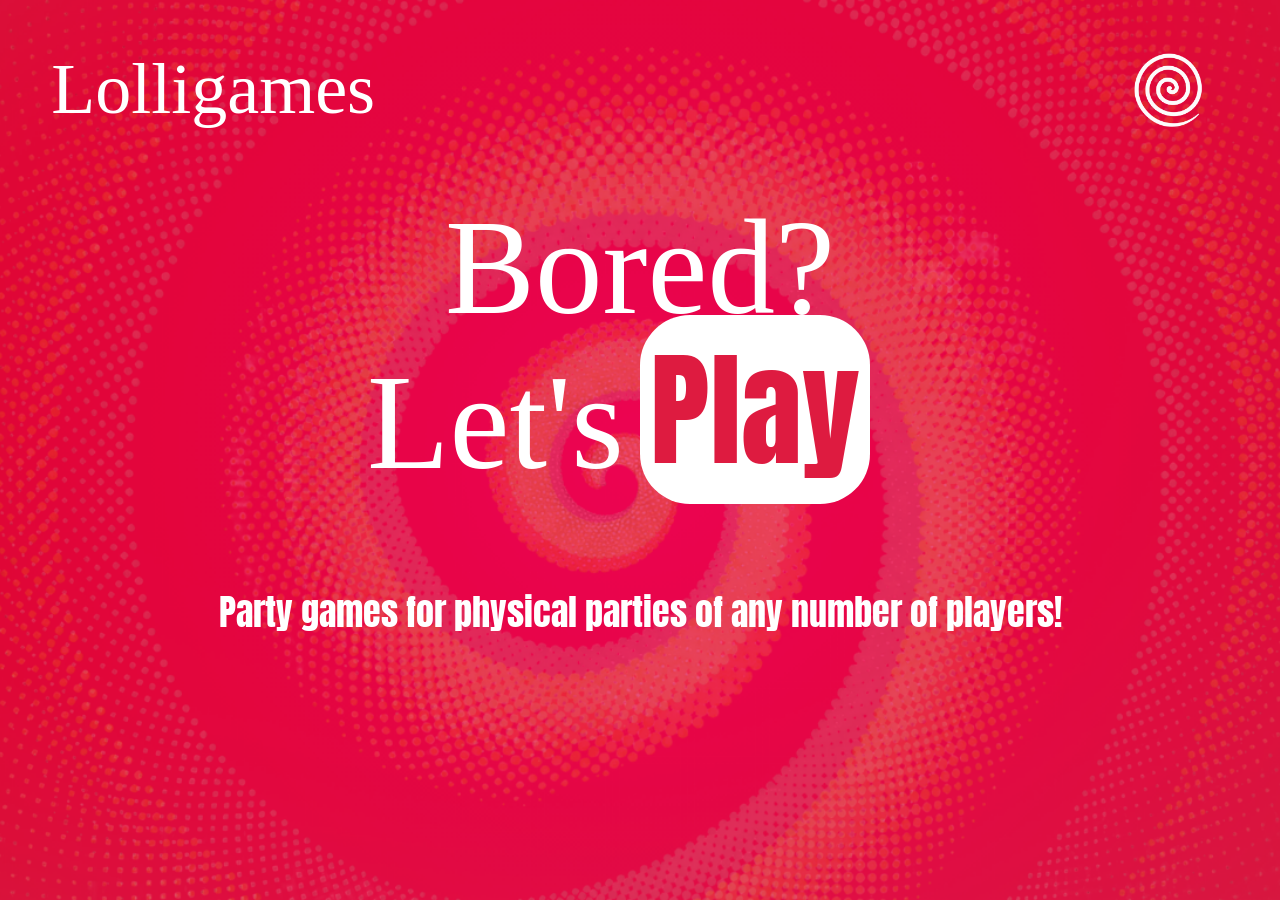
<file: index.html>
<!DOCTYPE html>
<html lang="en">
<head>
    <meta charset="UTF-8">
    <meta name="viewport" content="width=device-width, initial-scale=1.0">
    <title>Lolligames</title>
    <link rel="icon" href="images/Red icon.png">
    <link rel="stylesheet" href="style.css">
    <link rel="preconnect" href="https://fonts.googleapis.com">
    <link rel="preconnect" href="https://fonts.gstatic.com" crossorigin>
    <link href="https://fonts.googleapis.com/css2?family=Anton&family=Chewy&display=swap" rel="stylesheet">
    
</head>
<body>
    <div class="home">
        <h1 class="title">Lolligames</h1>
        <img src="images/White icon.png" alt="White icon" class="icon">
        <h2 class="bored">Bored? <br> <span class="lets">Let's</span></h2>
        <span class="play-span"></span><p class="play">Play</p>
        <p class="description">Party games for physical parties of any number of players!</p>
    </div>
</body>
</html>
</file>
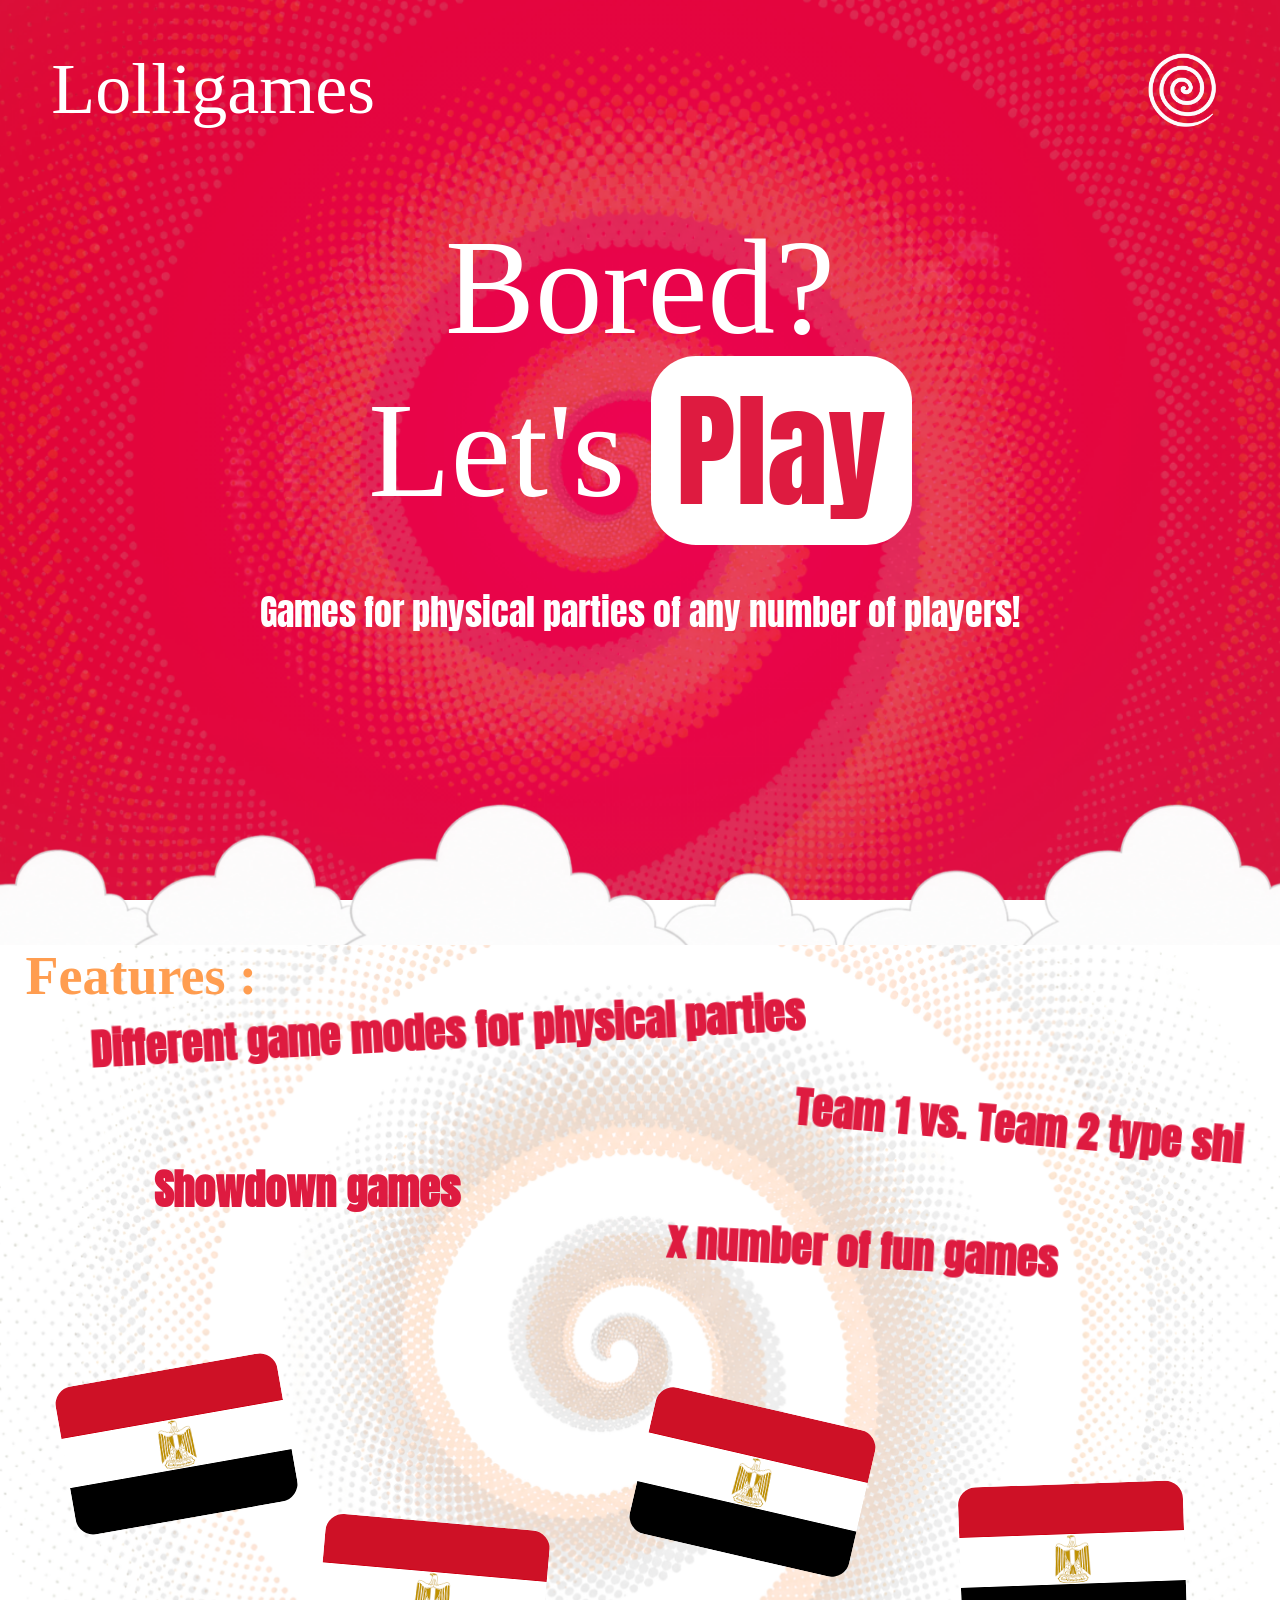
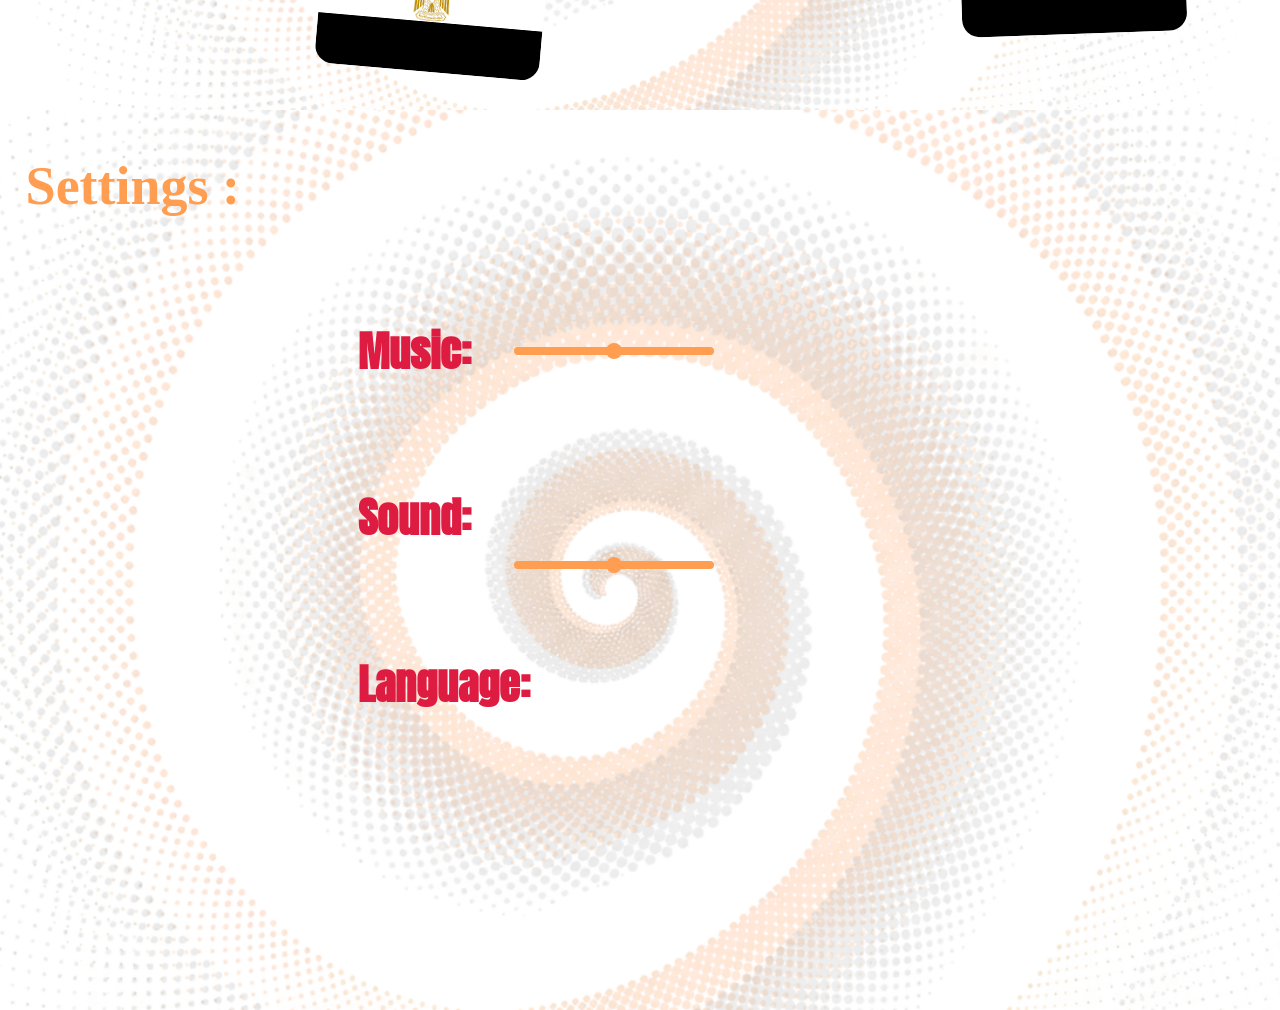
<file: website/index.html>
<!DOCTYPE html>
<html lang="en">
<head>
    <meta charset="UTF-8">
    <meta name="viewport" content="width=device-width, initial-scale=1.0">
    <title>Lolligames</title>
    <link rel="icon" href="images/Red icon.png">
    <link rel="stylesheet" href="style.css">
    <link rel="preconnect" href="https://fonts.googleapis.com">
    <link rel="preconnect" href="https://fonts.gstatic.com" crossorigin>
    <link href="https://fonts.googleapis.com/css2?family=Anton&family=Chewy&display=swap" rel="stylesheet">
    
</head>
<body>
    <div class="home">
        <h1 class="title">Lolligames</h1>
        <div class="iconlist"><img src="./images/White icon.png" alt="White icon" class="icon">
        <ul class="dropdown">
            <li class="dropdownitem"><a href="games_menu.html">Games</a></li>
            <li class ="dropdownitem"><a href="#section3">Settings</a></li>
            <li class="dropdownitem"><a href="about_devs.html">About devs</li></a></li>
            <li class="dropdownitem"><a href="tournaments.html">Tournaments</a></li>
        </ul>
        </div>
        <h2 class="bored">Bored?</h2><br>
        <h2 class="lets">Let's</h2>
        <span class="play-span"></span><p class="play"><a href="modes.html">Play</a></p>
        <p class="description">Games for physical parties of any number of players!</p>
    </div>
    <div class="scrollable">
        <img src="./images/clouds3.png" alt="Clouds" class="clouds">
        <h2 class="about">Features :</h2>
        <div class="features">
            <h3 class="feature1">Different game modes for physical parties</h3>
            <h3 class="feature2">Team 1 vs. Team 2 type shi</h3>
            <h3 class="feature3">Showdown games</h3>
            <h3 class="feature4">x number of fun games</h3>
        </div>
        <div class="images">
            <img src="./images/eg.png" alt="image1" class="image1">
            <img src="./images/eg.png" alt="image2" class="image2">
            <img src="./images/eg.png" alt="image3" class="image3">
            <img src="./images/eg.png" alt="image4" class="image4">
        </div>
    </div>
    <div class="scrollable2" id="section3">
        <h2 class="settings">Settings :</h2>
        <div class="options">
            <h3 class="music">Music:</h3>
            <h3 class="sound">Sound:</h3>
            <h3 class="language">Language:</h3>
            <div class="sliders">
                <input type="range" class="music_sl" min="0" max="100" value="50">
                <input type="range" class="sound_sl" min="0" max="100" value="50">
            </div>
        </div>
    </div>

</body>
</html>
</file>
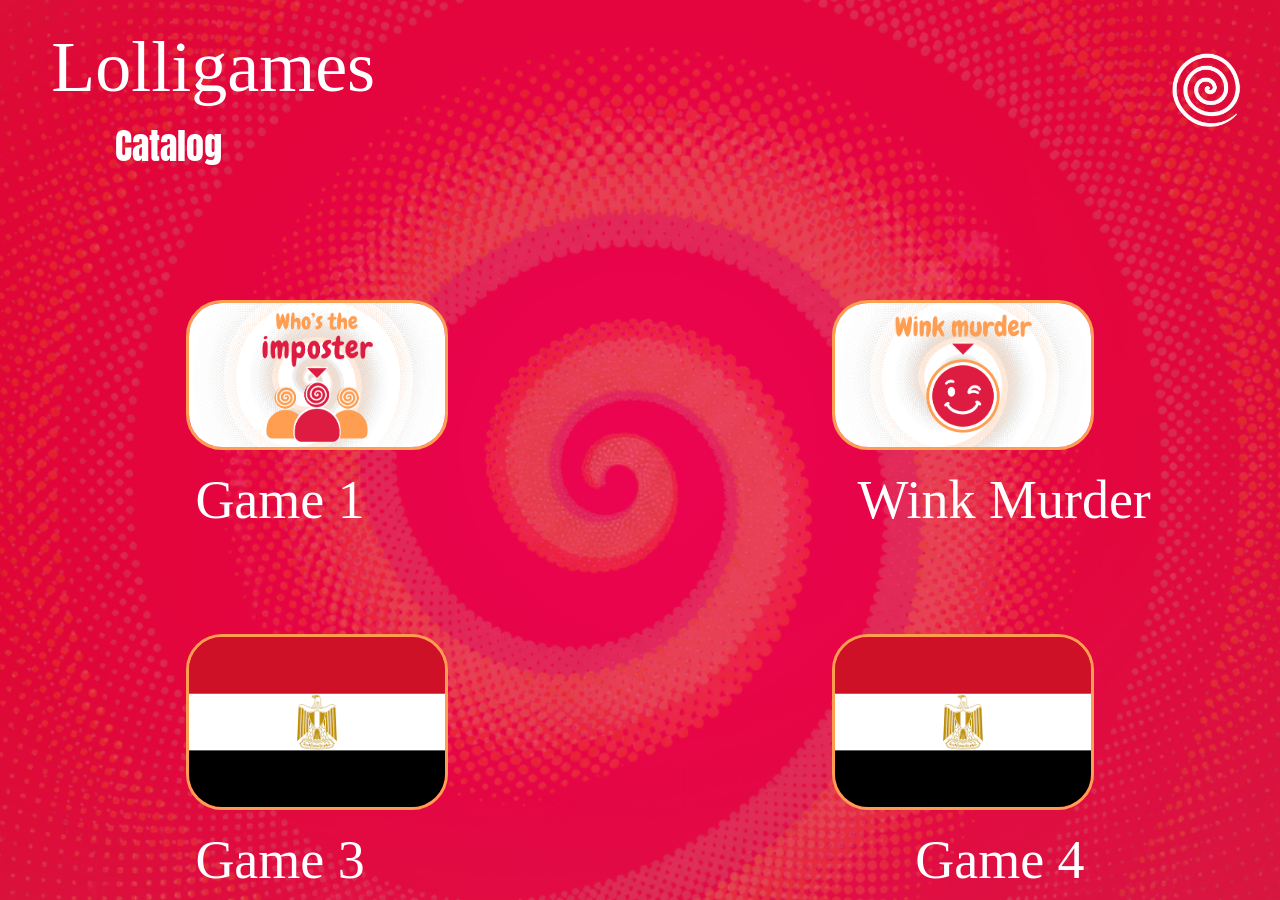
<file: website/games_menu.html>
<!DOCTYPE html>
<html lang="en">
<head>
    <meta charset="UTF-8">
    <meta name="viewport" content="width=device-width, initial-scale=1.0">
    <title>Lolligames</title>
    <link rel="icon" href="images/Red icon.png">
    <link rel="stylesheet" href="games_menu.css">
    <link rel="preconnect" href="https://fonts.googleapis.com">
    <link rel="preconnect" href="https://fonts.gstatic.com" crossorigin>
    <link href="https://fonts.googleapis.com/css2?family=Anton&family=Chewy&display=swap" rel="stylesheet">
</head>
<body>
    <div class="home">
        <a href="index.html"><h1 class="title">Lolligames</h1></a>
        <h1 class="title2">Catalog</h1>
        <div class="iconlist"><img src="./images/White icon.png" alt="White icon" class="icon">
        </div>
        <div class="gamemodes">
            <a href="who's the imposter/page1.html"><img src="./images/games/who's the imposter.png" alt="Who's the imposter" class="game1"></a>
            <a href="wink murder/wink murder.html"><img src="./images/games/Wink murder.png" alt="Wink murder" class="game2"></a>
            <img src="./images/eg.png" alt="game3" class="game3">
            <img src="./images/eg.png" alt="game4" class="game4">
        </div>
        <div class="names">
            <h3 class="name1">Game 1</h3>
            <h3 class="name2">Wink Murder</h3>
            <h3 class="name3">Game 3</h3>
            <h3 class="name4">Game 4</h3>
        </div>
    </div>
</body>
</html>
</file>
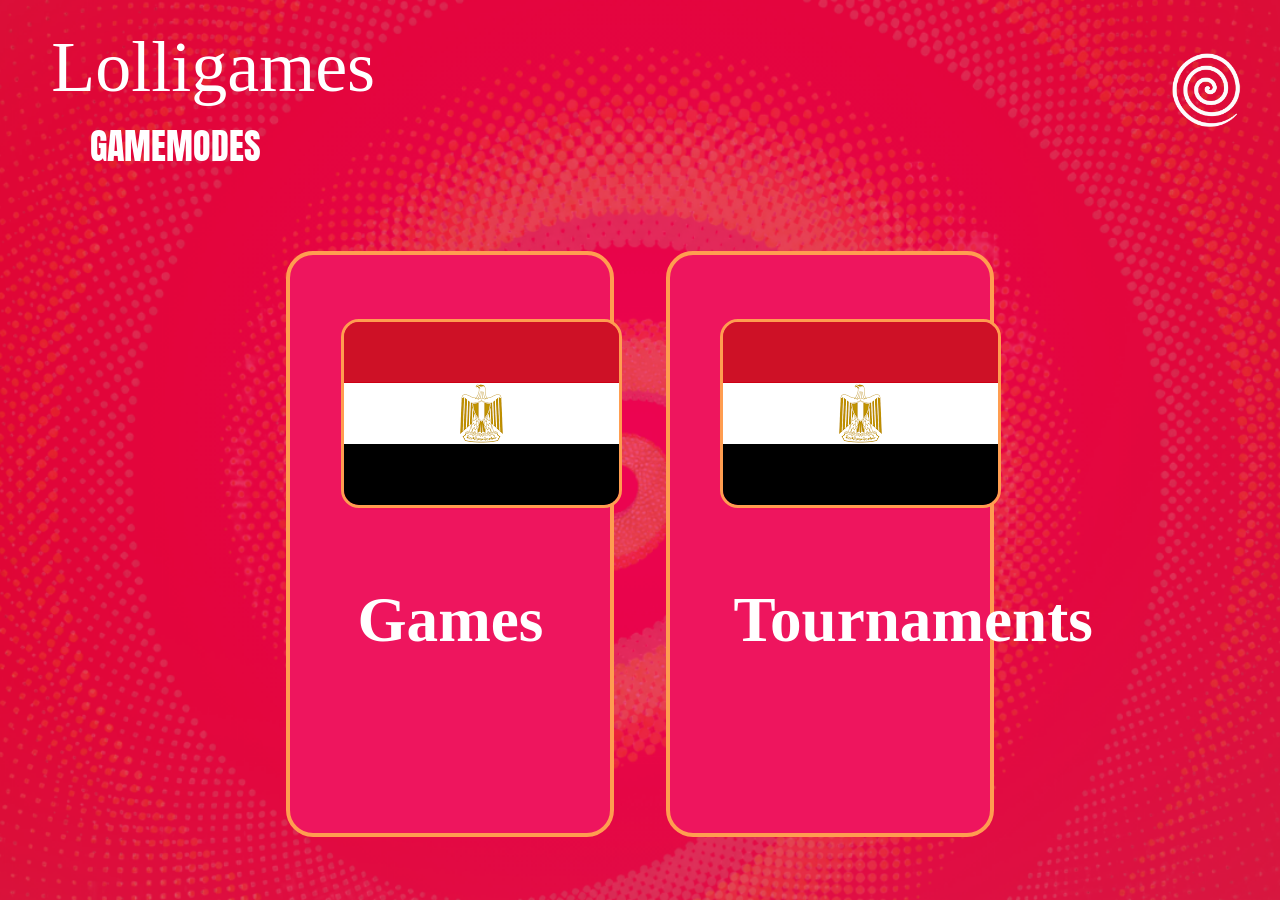
<file: website/modes.html>
<!DOCTYPE html>
<html lang="en">
<head>
    <meta charset="UTF-8">
    <meta name="viewport" content="width=device-width, initial-scale=1.0">
    <title>Lolligames</title>
    <link rel="icon" href="images/Red icon.png">
    <link rel="stylesheet" href="modes.css">
    <link rel="preconnect" href="https://fonts.googleapis.com">
    <link rel="preconnect" href="https://fonts.gstatic.com" crossorigin>
    <link href="https://fonts.googleapis.com/css2?family=Anton&family=Chewy&display=swap" rel="stylesheet">
</head>
<body>
    <div class="home">
        <a href="index.html"><h1 class="title">Lolligames</h1></a>
        <h1 class="title2">GAMEMODES</h1>
        <div class="iconlist"><img src="./images/White icon.png" alt="White icon" class="icon">
        </div>
        <div class="modes">
            <a href="games_menu.html"><div class="ga">
                <img src="./images/eg.png" alt="mode1" class="mode1">
                <h3 class="games">Games</h3>
            </div></a>
            <a href="tournaments.html"><div class="tou">
                <img src="./images/eg.png" alt="mode2" class="mode2">
                <h3 class="tournaments">Tournaments</h3>
            </div></a>
        </div>
    </div>
</body>
</html>
</file>
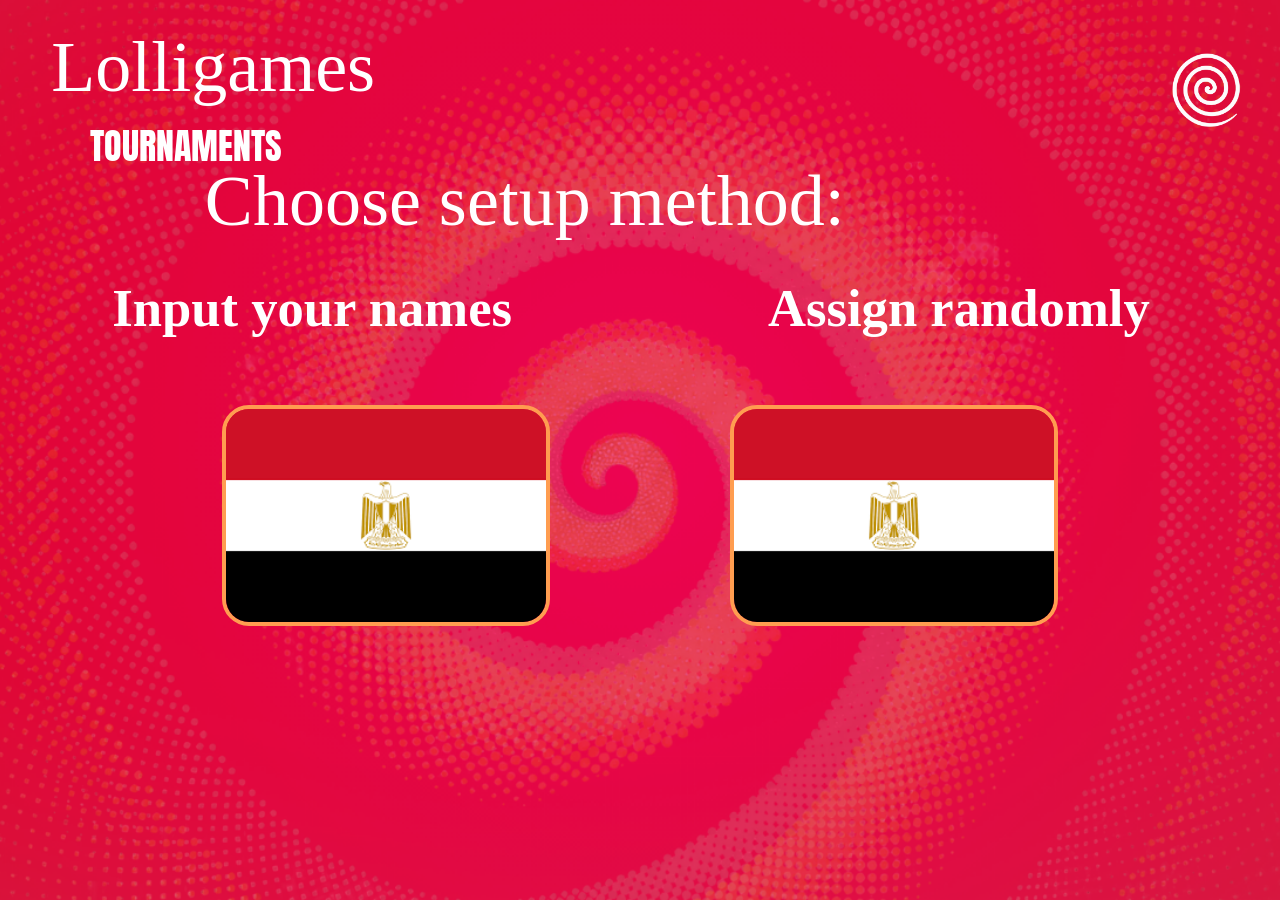
<file: website/teams_setup.html>
<!DOCTYPE html>
<html lang="en">
<head>
    <meta charset="UTF-8">
    <meta name="viewport" content="width=device-width, initial-scale=1.0">
    <title>Lollipop</title>
    <link rel="icon" href="images/Red icon.png">
    <link rel="stylesheet" href="teams_setup.css">
    <link rel="preconnect" href="https://fonts.googleapis.com">
    <link rel="preconnect" href="https://fonts.gstatic.com" crossorigin>
    <link href="https://fonts.googleapis.com/css2?family=Anton&family=Chewy&display=swap" rel="stylesheet">
</head>
<body>
    <div class="home">
        <a href="index.html"><h1 class="title">Lolligames</h1></a>
        <h1 class="title2">TOURNAMENTS</h1>
        <div class="iconlist"><img src="images/White icon.png" alt="White icon" class="icon">
        </div>
        <div class="setup">
            <h3 class="choose">Choose setup method:</h3>
            <div class="text">
                <h3 class="names">Input your names</h3>
                <h3 class="random">Assign randomly</h3>
            </div>
            <div class="images">
                <img src="images/eg.png" alt="image1" class="image1">
                <img src="images/eg.png" alt="image2" class="image2">
            </div>
        </div>
    </div>
</body>
</html>
</file>
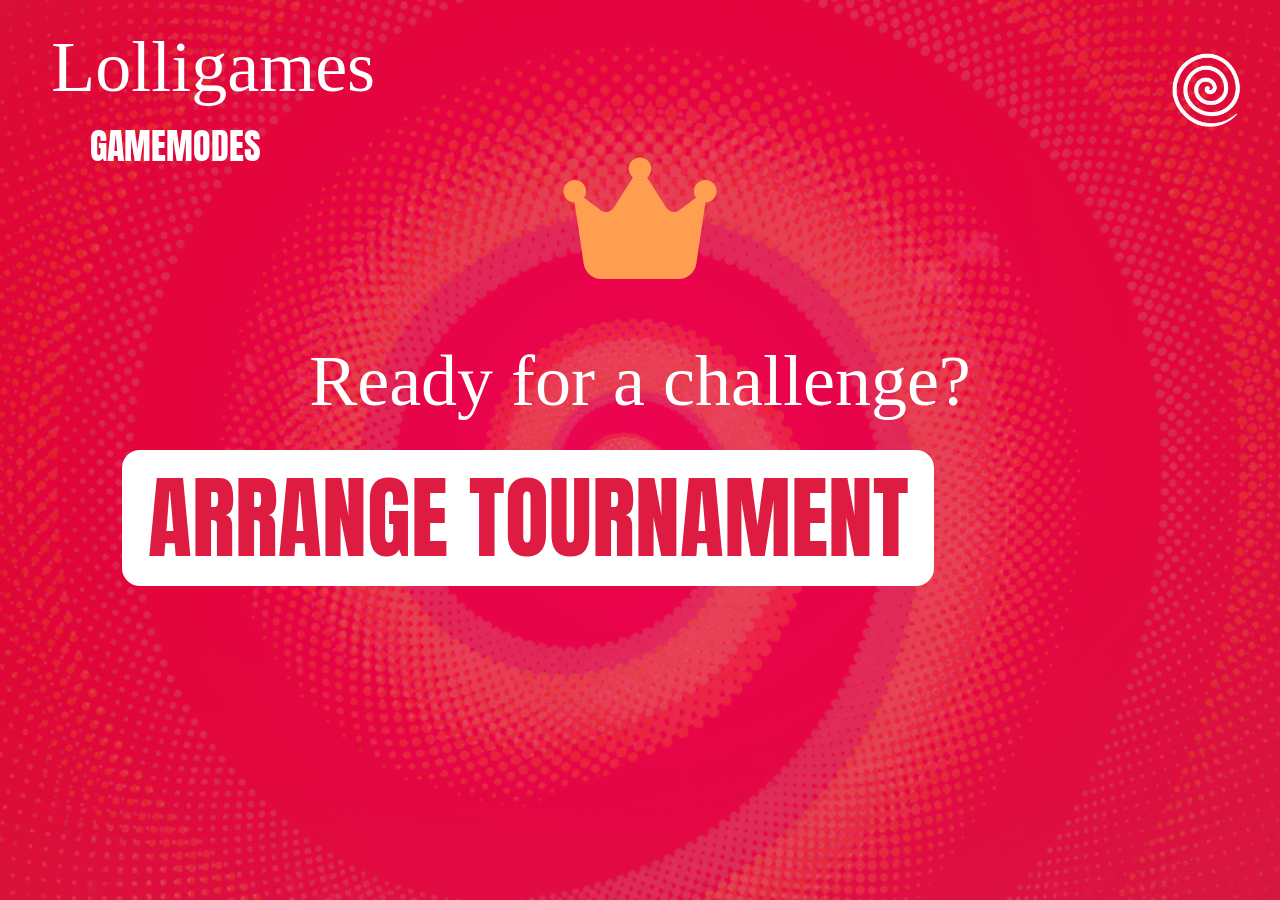
<file: website/tournaments.html>
<!DOCTYPE html>
<html lang="en">
<head>
    <meta charset="UTF-8">
    <meta name="viewport" content="width=device-width, initial-scale=1.0">
    <title>Lolligames</title>
    <link rel="icon" href="images/Red icon.png">
    <link rel="stylesheet" href="tournaments.css">
    <link rel="preconnect" href="https://fonts.googleapis.com">
    <link rel="preconnect" href="https://fonts.gstatic.com" crossorigin>
    <link href="https://fonts.googleapis.com/css2?family=Anton&family=Chewy&display=swap" rel="stylesheet">
</head>
<body>
    <div class="home">
        <a href="index.html"><h1 class="title">Lolligames</h1></a>
        <h1 class="title2">GAMEMODES</h1>
        <div class="iconlist"><img src="./images/White icon.png" alt="White icon" class="icon">
        </div>
        <img src="./images/crown.svg" class="crown">
        <h3 class="question">Ready for a challenge?</h3>
        <div class="start">
            <span class="button-span"></span><p class="button"><a href="teams_setup.html">ARRANGE TOURNAMENT</a></p>
        </div>
    </div>
</body>
</html>
</file>
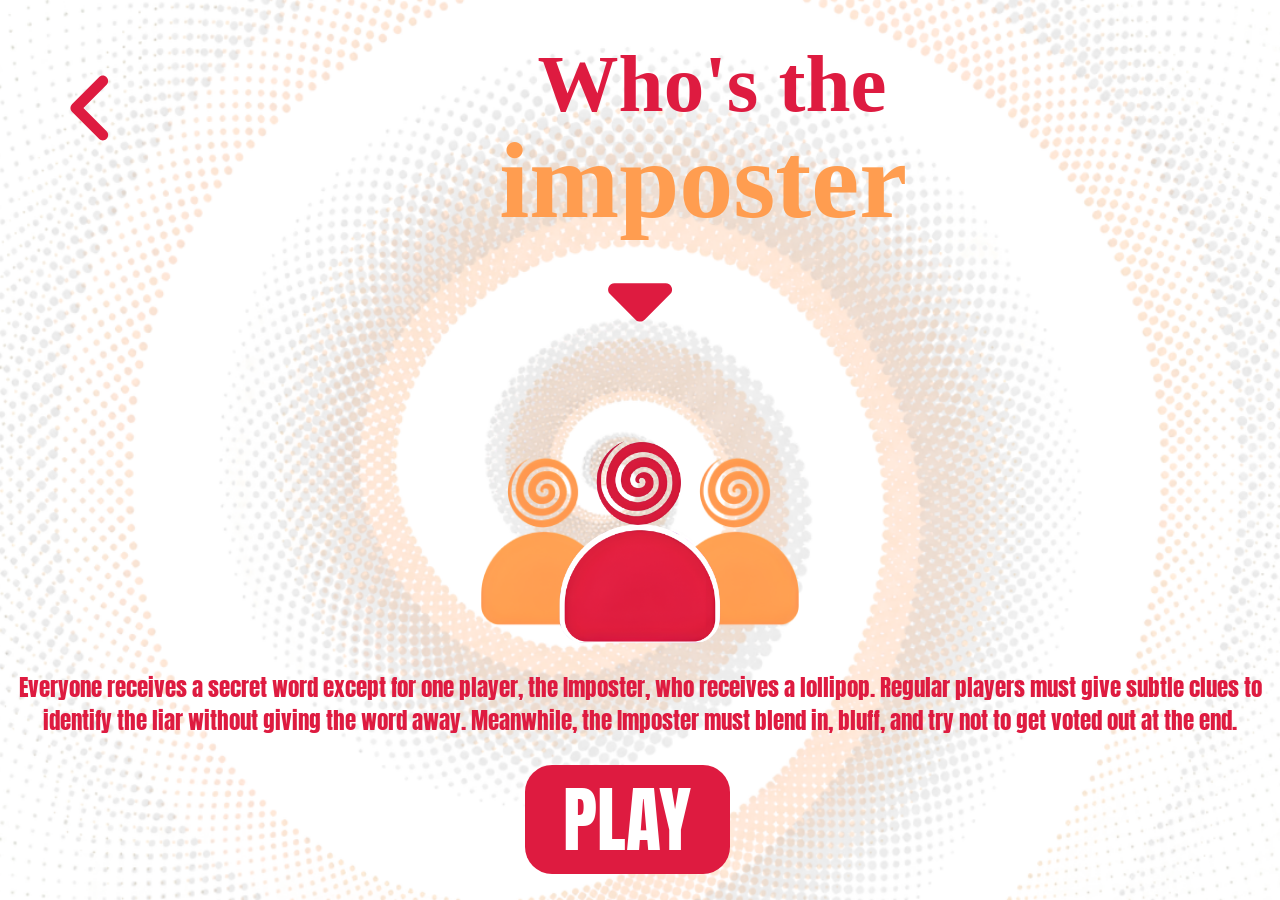
<file: website/who's the imposter/page1.html>
<!DOCTYPE html>
<html lang="en">
<head>
    <meta charset="UTF-8">
    <meta name="viewport" content="width=device-width, initial-scale=1.0">
    <title>Lolligames</title>
    <link rel="icon" href="../images/imposter icon.png">
    <link rel="stylesheet" href="page1.css">
    <link rel="preconnect" href="https://fonts.googleapis.com">
    <link rel="preconnect" href="https://fonts.gstatic.com" crossorigin>
    <link href="https://fonts.googleapis.com/css2?family=Anton&family=Chewy&display=swap" rel="stylesheet">
</head>
<body>
    <div class="home">
        <a href="../games_menu.html"><img src="../images/Left arrow.svg" alt="go back" class="go_back"></a>
        <div class="title">
            <div class="forWho">
                <h2 class="who_the">Who's the</h2>
            </div>
            <div class="forImposter">
                <h2 class="imposter">imposter</h2>
            </div>
        </div>
        <div class="images">
            <div class="forRed">
                <img src="../images/Red guy.png" class="red">
                <img src="../images/red's margin.png" class="margin">
            <div class="triangleArrow">
                <img src="../images/triangle arrow.svg" class="triangle">
            </div>
            </div>
            <img src="../images/Yellow guy.png" class="yellow1">
            <img src="../images/Yellow guy.png" class="yellow2">
        </div>
        <p class="desc">Everyone receives a secret word except for one player, the Imposter, who receives a lollipop. Regular players must give subtle clues to identify the liar without giving the word away. Meanwhile, the Imposter must blend in, bluff, and try not to get voted out at the end.</p>
        <div class="playBtn">
            <span class="play-span"></span><p class="play"><a href="page2.html">PLAY</p></a>
        </div>
    </div>
</body>
</html>
</file>
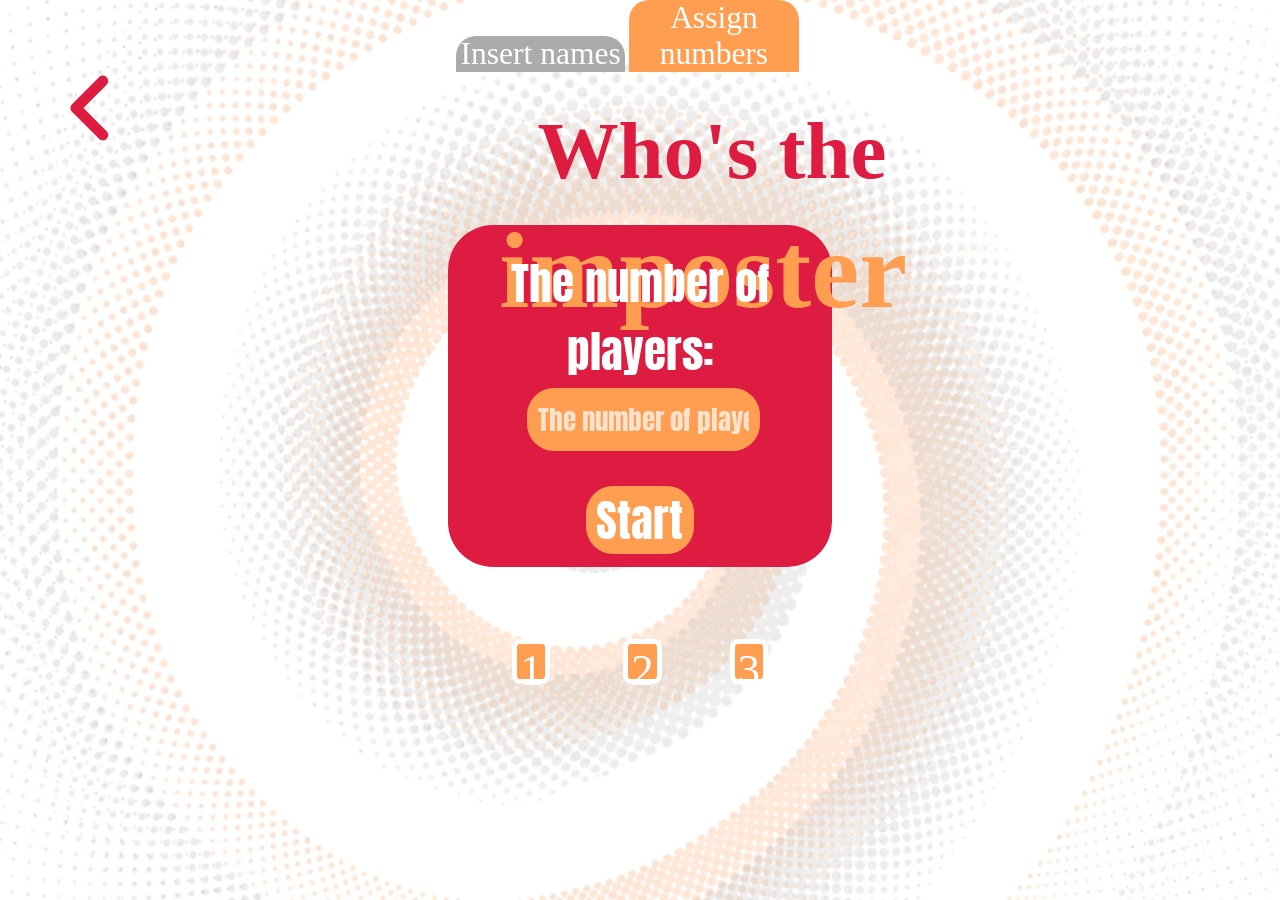
<file: website/who's the imposter/page2.html>
<!DOCTYPE html>
<html lang="en">
<head>
    <meta charset="UTF-8">
    <meta name="viewport" content="width=device-width, initial-scale=1.0">
    <title>Who's the imposter</title>
    <link rel="icon" href="../images/imposter icon.png">
    <link rel="stylesheet" href="page2.css">
    <link rel="preconnect" href="https://fonts.googleapis.com">
    <link rel="preconnect" href="https://fonts.gstatic.com" crossorigin>
    <link href="https://fonts.googleapis.com/css2?family=Anton&family=Chewy&display=swap" rel="stylesheet">
    <link rel="stylesheet" href="">
</head>


<body>
    <a href="page1.html"><img src="../images/Left arrow.svg" alt="go back" class="go_back"></a>
    <div class="title">
        <div class="forWho">
            <h2 class="who_the">Who's the</h2>
        </div>
        <div class="forImposter">
            <h2 class="imposter">imposter</h2>
        </div>
        <button class="insert" id="name" onclick="names()">Insert names</button>
        <button class="assign" id="num" onclick="nums()">Assign numbers</button>
    </div>
    <div class="main2" id="main2">
        <p class="identifier playersid">The number of players:</p>
        <input type="text" id="numinput" placeholder="The number of players">
        <div class="choices">
            <span class="choice1-span"></span><p class="choice1">1</p>
            <span class="choice2-span"></span><p class="choice2">2</p>
            <span class="choice3-span"></span><p class="choice3">3</p>
        </div>
        <div class="center"><button class="start">Start</button></div>
    </div>
    <div class="main" id="main1">
        <p class="identifier"> Add players!</p>
        <div class="row">
            <input type="text" id="nameinput" placeholder="Type player name">
            <button class="add" onclick="add()">Add</button>
        </div>
        <ul class="players" id="list">
        </ul>
        <div class="center"><button class="start">Start</button></div>
    </div>
    <script src="script.js"></script>
</body>
</html>
</file>
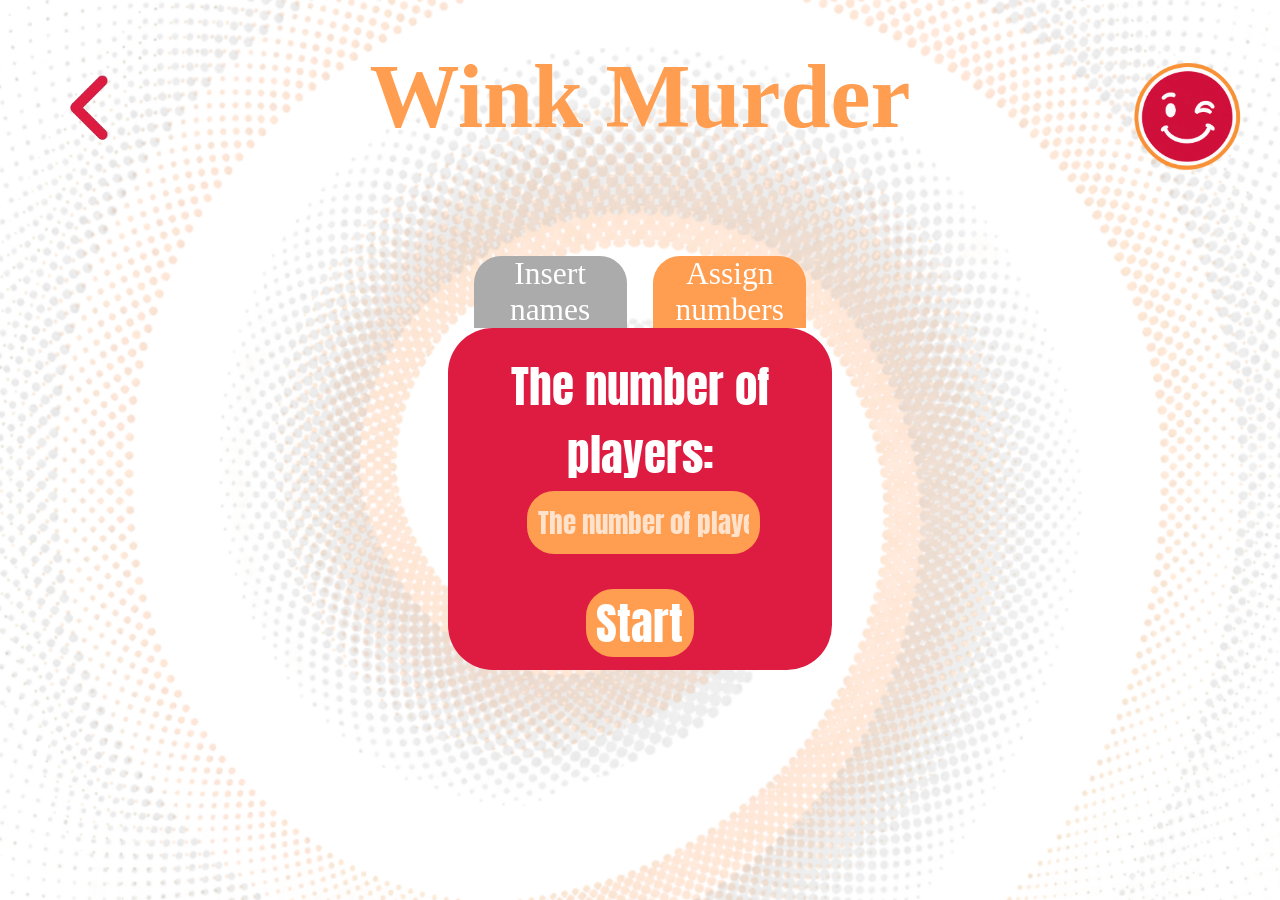
<file: website/wink murder/page2.html>
<!DOCTYPE html>
<html lang="en">
<head>
    <meta charset="UTF-8">
    <meta name="viewport" content="width=device-width, initial-scale=1.0">
    <title>Wink murder</title>
    <link rel="icon" href="images/wink.png">
    <link rel="stylesheet" href="style.css">
    <link rel="preconnect" href="https://fonts.googleapis.com">
    <link rel="preconnect" href="https://fonts.gstatic.com" crossorigin>
    <link href="https://fonts.googleapis.com/css2?family=Anton&family=Chewy&display=swap" rel="stylesheet">
    <link rel="stylesheet" href="">
</head>


<body>
    <h1 class="title">Wink Murder</h1>
    <a href="../wink murder/wink murder.html"><img src="images/back.png" alt="leftarrow" class="back"></a>
    <img src="images/wink.png" alt="Wink murder" class="icon">
    <div class="buttons">
        <button class="insert" id="name" onclick="names()">Insert names</button>
        <button class="assign" id="num" onclick="nums()">Assign numbers</button>
    </div>
    <div class="main2" id="main2">
        <p class="identifier playersid">The number of players:</p>
        <input type="text" id="numinput" placeholder="The number of players">
        <div class="center"><button class="start">Start</button></div>
    </div>
    <div class="main" id="main1">
        <p class="identifier"> Add players!</p>
        <div class="row">
            <input type="text" id="nameinput" placeholder="Type player name">
            <button class="add" onclick="add()">Add</button>
        </div>
        <ul class="players" id="list">
        </ul>
        <div class="center"><button class="start">Start</button></div>
    </div>
    <script src="script.js"></script>
</body>
</html>
</file>
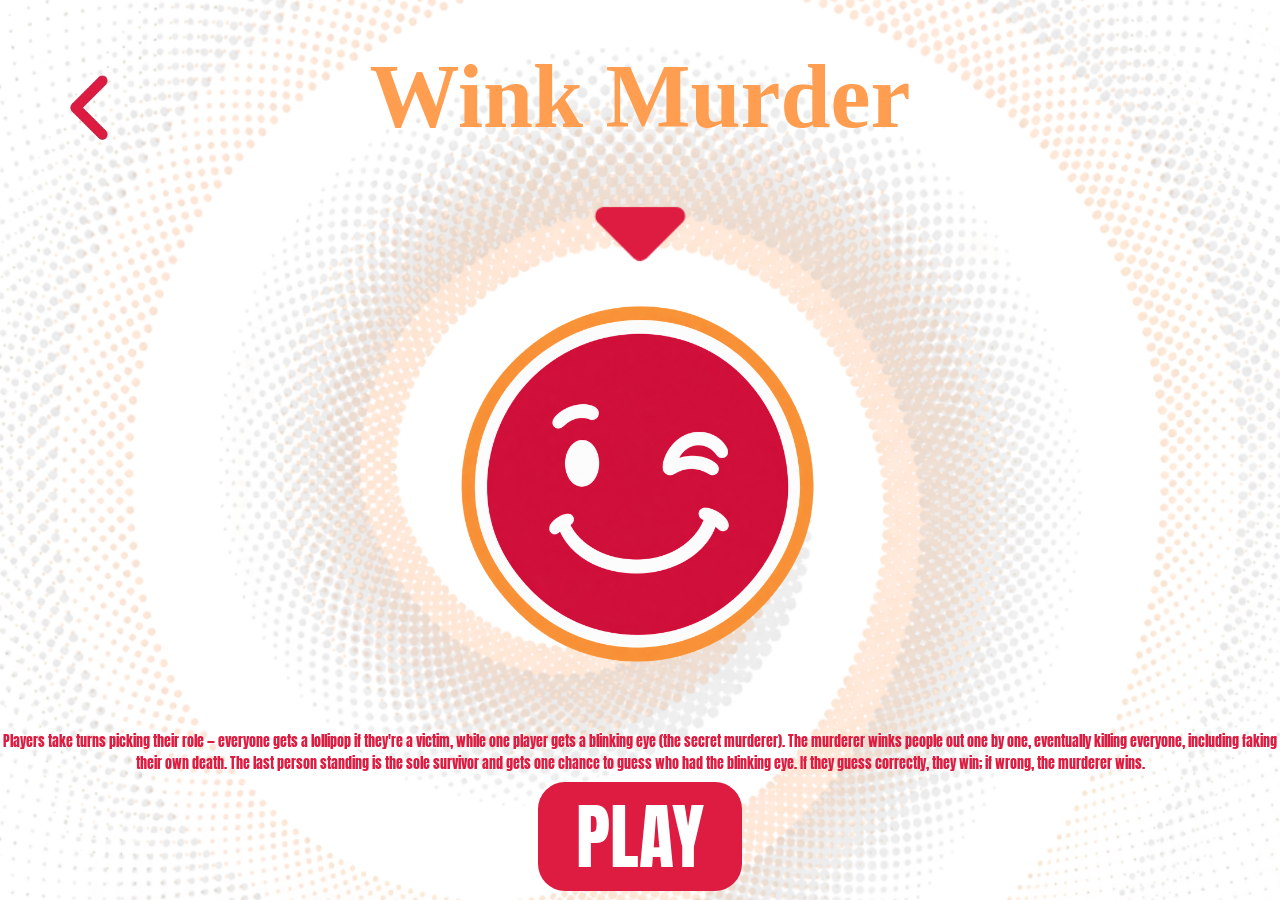
<file: website/wink murder/wink murder.html>
<!DOCTYPE html>
<html lang="en">
<head>
    <meta charset="UTF-8">
    <meta name="viewport" content="width=device-width, initial-scale=1.0">
    <title>Wink murder</title>
    <link rel="icon" href="images/wink.png">
    <link rel="stylesheet" href="style.css">
    <link rel="preconnect" href="https://fonts.googleapis.com">
    <link rel="preconnect" href="https://fonts.gstatic.com" crossorigin>
    <link href="https://fonts.googleapis.com/css2?family=Anton&family=Chewy&display=swap" rel="stylesheet">
</head>
<body>
    <h1 class="title">Wink Murder</h1>
    <a href="../games_menu.html"><img src="images/back.png" alt="leftarrow" class="back"></a>
    <img src="images/pointer.png" alt="pointer" class="pointer">
    <img src="images/wink.png" alt="wink murder" class="image">
    <p class="text">Players take turns picking their role — everyone gets a lollipop if they're a victim, while one player gets a blinking eye (the secret murderer). The murderer winks people out one by one, eventually killing everyone, including faking their own death. The last person standing is the sole survivor and gets one chance to guess who had the blinking eye. If they guess correctly, they win; if wrong, the murderer wins.</p>
    <p class="button"><a href="page2.html">PLAY</a></p>
</body>
</html>
</file>
<file: style.css>
.chewy-regular {
  font-family: "Chewy", system-ui;
  font-weight: 400;
  font-style: normal;
}

.anton-regular {
  font-family: "Anton";
  font-weight: 400;
  font-style: normal;
}

body{
    padding: 0%;
    margin: 0%;
}

.home{
    height: 100vh;
    background-image: url(images/background.png);
    background-size: cover;
    background-position: center;
    display: flex;
    align-items: center;
    justify-items: center;
    justify-content: center;
}

.bored{
    font-family: Chewy;
    font-size: 15vmin;
    color: white;
    font-weight: normal;
    position: absolute;
    bottom: 32%;
}

.lets{
    margin-left: -20%;
}

.icon{
    position: absolute;
    top: 5%;
    right: 5%;
    height: 10vmin;
}

.title{
    font-family: Chewy;
    font-size: 8vmin;
    position: absolute;
    top: 0.01%;
    left: 4%;
    color: white;
    font-weight: normal;
}

.play{
    text-decoration: none;
    font-size: 14vmin;
    font-family: Anton;
    font-weight: normal;
    position: absolute;
    bottom: 30%;
    right: 32%;
    width: 18%;
    text-align: center;
    border-radius: 50px;
    color: #de1b40;
    background-color: white;
    box-sizing: border-box;
    transition:
    transform 0.3s cubic-bezier(.2, 1.4, .4, 1),
    box-shadow 0.3s ease;
}


.play:hover{
    transform:
    scale(1.05) translateY(-3px) rotate(1deg);
    cursor: pointer;
    box-shadow: 0 10px 0 rgba(0, 0, 0, 0.12);
    padding-left: 10px;
}

.description{
    color: white;
    font-size: 4vmin;
    font-family: Anton;
    position: absolute;
    bottom: 25%;
}
</file>
<file: website/style.css>
.chewy-regular {
  font-family: "Chewy", system-ui;
  font-weight: 400;
  font-style: normal;
}

.anton-regular {
  font-family: "Anton";
  font-weight: 400;
  font-style: normal;
}

body{
    padding: 0%;
    margin: 0%;
    overflow-x: hidden;
}

.home::selection{
    background-color: white;
    color: #de1b40;
}

.home{
    position: sticky;
    top: 0;
    height: 100vh;
    background-image: url(images/background.png);
    background-size: cover;
    background-position: center;
    display: flex;
    align-items: center;
    justify-items: center;
    justify-content: center;
    overflow: hidden;
    z-index: 1;
}

.bored{
    font-family: Chewy;
    font-size: 15vmin;
    color: white;
    font-weight: normal;
    position: absolute;
    bottom: 47%;

}

.lets{
    font-family: Chewy;
    font-size: 15vmin;
    color: white;
    font-weight: normal;
}

.title{
    font-family: Chewy;
    font-size: 8vmin;
    position: absolute;
    top: 0.01%;
    left: 4%;
    color: white;
    font-weight: normal;
}

.play{
    text-decoration: none;
    font-size: 14vmin;
    font-family: Anton;
    font-weight: normal;
    padding-right: 2%;
    padding-left: 2%;
    text-align: center;
    border-radius: 5vh;
    color: #de1b40;
    background-color: white;
    margin-left: 2%;
    transition:
    transform 0.3s cubic-bezier(.2, 1.4, .4, 1),
    box-shadow 0.3s ease;
}

.play::selection{
    background-color: #de1b40;
    color: white;
}

.buttons::selection{
    background-color: white;
    color: #ff9d50;
}

.play:hover{
    transform:
    scale(1.05) translateY(-3px) rotate(1deg);
    cursor: pointer;
    box-shadow: 0 10px 0 rgba(0, 0, 0, 0.12);

}

.description{
    color: white;
    font-size: 4vmin;
    font-family: Anton;
    position: absolute;
    bottom: 25%;
}

.scrollable{
    position: relative;
    width: 100%;
    min-height: 85vh;
    z-index: 2;
    background-image: url(images/White\ bg.png);
    background-position: center;
    background-size: cover;
    background-origin: center;
}

.scrollable::selection{
    background-color: #de1b40;
    color: white;
}

.clouds{
    position: absolute;
    width: 110%;
    height: auto;
    bottom: 100%;
    margin-left: -5%;
}

.about{
    position: relative;
    width: 100%;
    height: 100%;
    color: #ff9d50;
    font-family: Chewy;
    font-size: 6vmin;
    margin-left: 2%;
    animation: slidetotheleft 0.3s forwards;
    animation-timeline: view();
    animation-range: entry 0% cover 30%;
}

.about::selection{
    background-color: #ff9d50;
    color: white;
}

@keyframes slidetotheleft  {
    0%{
        transform: translateX(-200px);
    }
    100%{
        transform: translateX(0px);
    }
}

.features {
    position: relative;
    width: 100vw;
    height: 70vh;
    color: #de1b40;
    font-family: Anton;
    font-size: 4vmin;
    margin-left: 2%;
}

.features h3{
    animation: pop 1s forwards;
    animation-timeline: view();
    animation-range: entry 0% cover 30%;
}

.feature1 {
    position: absolute;
    top: -15%;
    left: 5%;
    transform: rotate(-3deg);
}

@keyframes pop {
    0%{
        opacity: 0;
        transform: scale(0.7) translateY(30px);
    }
    100%{
        opacity: 1;
        transform: scale(1) translateY(0);
    }
}

.feature2 {
    position: absolute;
    top: 0%;
    left: 60%;
    transform: rotate(5deg);
}

.feature3 {
    position: absolute;
    top: 10%;
    left: 10%;
    transform: rotate(0deg);
}

.feature4 {
    position: relative;
    top: 30%;
    left: 50%;
    transform: rotate(3deg);
}

.images img{
    width: 25vmin;
    border-radius: 2vh;
}

.image1{
    position: absolute;
    bottom: 25%;
    left: 5%;
    transform: rotate(-10deg);
}

.image2{
    position: absolute;
    bottom: 5%;
    left: 25%;
    transform: rotate(5deg);
}

.image3{
    position: absolute;
    bottom: 20%;
    left: 50%;
    transform: rotate(13deg);
}

.image4{
    position: absolute;
    bottom: 10%;
    left: 75%;
    transform: rotate(-2deg);
}

.images img:hover{
    transform:
    scale(1.05) translateY(-3px) rotate(1deg);
    cursor: pointer;
}

.scrollable2{
    position: absolute;
    width: 100%;
    height: 100%;
    background-image: url(images/White\ bg.png);
    background-position: center;
    background-size: cover;
    background-origin: center;
}

.scrollable2::selection{
    background-color: #de1b40;
    color: white;
}

.settings{
    position: relative;
    color: #ff9d50;
    font-family: Chewy;
    font-size: 6vmin;
    margin-left: 2%;
}

.settings::selection{
    background-color: #ff9d50;
    color: white;
}

.options{
    position: relative;
    height: 70vh;
    color: #de1b40;
    font-family: Anton;
    font-size: 4vmin;
    margin-left: 20%;
}
.options h3{
    margin: 10%;
}

.music_sl{
    position: absolute;
    appearance: none;
    width: 200px;
    height: 8px;
    bottom: 94%;
    left: 25%;
    background: transparent;
    cursor: pointer;
}

.music_sl::-webkit-slider-runnable-track{
    background: #ff9d50;
    height: 100%;
    border-radius: 4px;
}
.music_sl::-webkit-slider-thumb{
    appearance: none;
    background: #ff9d50;
    width: 16px;
    height: 16px;
    border-radius: 50%;
    margin-top: -2%;
}

.music_sl::-webkit-slider-thumb:hover{
    width: 20px;
    height: 20px;
}

.sound_sl{
    position: absolute;
    appearance: none;
    width: 200px;
    height: 8px;
    bottom: 60%;
    left: 25%;
    background: transparent;
    cursor: pointer;
}

.sound_sl::-webkit-slider-runnable-track{
    background: #ff9d50;
    height: 100%;
    border-radius: 4px;
}

.sound_sl::-webkit-slider-thumb{
    appearance: none;
    background: #ff9d50;
    width: 16px;
    height: 16px;
    border-radius:50%;
    margin-top: -2%;
}

.sound_sl::-webkit-slider-thumb:hover{
    width: 20px;
    height: 20px;
}

.iconlist{
    display: flex;
    flex-direction: column;
    justify-items: center;
    align-items: center;
    position: absolute;
    top: 5%;
    right: 2%;
    padding-right: 0;
    margin-right: 0;
}

.icon{
    height: 10vmin;
    animation: glow 1s linear infinite;
    transition: transform 0.5s ease-out;
}

@keyframes glow {
    0%{
        transform: rotate(0deg);
    }
    100%{
        transform: rotate(360deg);
    }    
}

.dropdown{
    list-style-type: none;
    color: white;
    font-size: 3vmin;
    font-family: Anton;
    text-align: center;
    display: flex;
    align-items: center;
    justify-items: center;
    flex-direction: column;
    margin: 0;
    background-color: hsla(0, 0%, 100%, 20%);
    box-sizing: border-box;
    border-radius: 2vh;
    padding: 0;
    width: 120%;
    overflow: hidden;
    max-height: 0;
    border-right: hsl(0, 72%, 44%) solid 0px;
    border-bottom: hsl(0, 72%, 44%) solid 0px;
}
.dropdownitem{
    width: 100%;
    padding: 10%;
}
.dropdownitem:hover{
    background-color: #de1b40;
    cursor: pointer;
}

@keyframes appear{
    0%{
        max-height: 0;
        border-right: hsl(0, 72%, 44%) solid 0px;
        border-bottom: hsl(0, 72%, 44%) solid 0px;
    }
    100%{
        max-height: 50vh;
        border-right: hsl(0, 72%, 44%) solid 3px;
        border-bottom: hsl(0, 72%, 44%) solid 4px;
    }
}

.icon:hover,
.icon:hover + .dropdown,
.dropdown:hover {
    animation-play-state: paused;
    cursor: pointer;
}

.icon:hover + .dropdown, .dropdown:hover{
    animation: appear 1s ease-out forwards;
}


.icon:hover{
    cursor: pointer;
}
a, a:link, a:visited, a:hover, a:active {
    color: inherit;
    text-decoration: inherit;
    cursor: pointer;
}
</file>
<file: website/games_menu.css>
.chewy-regular {
  font-family: "Chewy", system-ui;
  font-weight: 400;
  font-style: normal;
}

.anton-regular {
  font-family: "Anton";
  font-weight: 400;
  font-style: normal;
}

body{
    padding: 0%;
    margin: 0%;
    overflow-x: hidden;
}

::selection{
    color: #de1b40;
    background-color: white;
}

.home{
    position: sticky;
    top: 0;
    height: 100vh;
    background-image: url(images/background.png);
    background-size: cover;
    background-position: center;
    display: flex;
    align-items: center;
    justify-items: center;
    justify-content: center;
    overflow: hidden;
    z-index: 1;
}

.title{
    font-family: Chewy;
    font-size: 8vmin;
    position: absolute;
    top: -2.5%;
    left: 4%;
    color: white;
    font-weight: normal;
    cursor: pointer;
}

.title2{
    font-family: Anton;
    font-size: 4vmin;
    position: absolute;
    top: 10.5%;
    left: 9%;
    color: white;
    font-weight: normal;
}

.iconlist{
    display: flex;
    flex-direction: column;
    justify-items: center;
    align-items: center;
    position: absolute;
    top: 5%;
    right: 2%;
    padding-right: 0;
    margin-right: 0;
}

.icon{
    height: 10vmin;
    animation: glow 1s linear infinite;
    transition: transform 0.5s ease-out;
    cursor: pointer;
}

@keyframes glow {
    0%{
        transform: rotate(0deg);
    }
    100%{
        transform: rotate(360deg);
    }    
}

li{
    width: 100%;
    padding: 10%;
}
li:hover{
    background-color: #de1b40;
}

@keyframes appear{
    0%{
        max-height: 0;
        border-right: hsl(0, 72%, 44%) solid 0px;
        border-bottom: hsl(0, 72%, 44%) solid 0px;
    }
    100%{
        max-height: 50vh;
        border-right: hsl(0, 72%, 44%) solid 3px;
        border-bottom: hsl(0, 72%, 44%) solid 4px;
    }
}

.icon:hover,
.icon:hover {
    animation-play-state: paused;
}

.gamemodes img{
    position: absolute;
    width: 20%;
    border: #ff9d50 solid 3px;
    border-radius: 4vh;
}
.game1{
    right: 65%;
    bottom: 50%;
}

.game3{
    right: 65%;
    bottom: 10%;
}

.game2{
    left: 65%;
    bottom: 50%;
}

.game4{
    left: 65%;
    bottom: 10%;
}

.gamemodes img:hover{
    transform:
    scale(1.02);
    cursor: pointer;
}

.names h3{
    font-family: Chewy;
    font-size: 6vmin;
    position: absolute;
    color: white;
    font-weight: normal;
}

.name1{
    right: 71.5%;
    bottom: 35%;
}

.name3{
    right: 71.5%;
    bottom: -5%;
}

.name2{
    left: 67%;
    bottom: 35%;
}

.name4{
    left: 71.5%;
    bottom: -5%;
}

a, a:link, a:visited, a:hover, a:active {
    color: inherit;
    text-decoration: inherit;
    cursor: pointer;
}
</file>
<file: website/modes.css>
.chewy-regular {
  font-family: "Chewy", system-ui;
  font-weight: 400;
  font-style: normal;
}

.anton-regular {
  font-family: "Anton";
  font-weight: 400;
  font-style: normal;
}

body{
    padding: 0%;
    margin: 0%;
    overflow-x: hidden;
}

::selection{
    background-color: white;
    color: #de1b40;
}

.home{
    position: sticky;
    top: 0;
    height: 100vh;
    background-image: url(images/background.png);
    background-size: cover;
    background-position: center;
    display: flex;
    align-items: center;
    justify-items: center;
    justify-content: center;
    overflow: hidden;
    z-index: 1;
}

.title{
    font-family: Chewy;
    font-size: 8vmin;
    position: absolute;
    top: -2.5%;
    left: 4%;
    color: white;
    font-weight: normal;
    cursor: pointer;
}

.title2{
    font-family: Anton;
    font-size: 4vmin;
    position: absolute;
    top: 10.5%;
    left: 7%;
    color: white;
    font-weight: normal;
}

.iconlist{
    display: flex;
    flex-direction: column;
    justify-items: center;
    align-items: center;
    position: absolute;
    top: 5%;
    right: 2%;
    padding-right: 0;
    margin-right: 0;
}

.icon{
    height: 10vmin;
    animation: glow 1s linear infinite;
    transition: transform 0.5s ease-out;
    cursor: pointer;
}

@keyframes glow {
    0%{
        transform: rotate(0deg);
    }
    100%{
        transform: rotate(360deg);
    }    
}

li{
    width: 100%;
    padding: 10%;
}
li:hover{
    background-color: #de1b40;
}

@keyframes appear{
    0%{
        max-height: 0;
        border-right: hsl(0, 72%, 44%) solid 0px;
        border-bottom: hsl(0, 72%, 44%) solid 0px;
    }
    100%{
        max-height: 50vh;
        border-right: hsl(0, 72%, 44%) solid 3px;
        border-bottom: hsl(0, 72%, 44%) solid 4px;
    }
}

.icon:hover,
.icon:hover {
    animation-play-state: paused;
}

.ga{
    position: absolute;
    display: block;
    border: 4px solid;
    border-color: #ff9d50;
    border-radius: 3vh;
    width: 15%;
    height: 50%;
    text-align: center;
    align-items: center;
    color: #ffffff;
    font-family: Chewy;
    font-size: 6vmin;
    background-color: #ee155e;
    padding: 5%;
    bottom: 7%;
    right: 52%;
}

.mode1{
    position: relative;
    left: -7%;
    border: 3px solid;
    border-color: #ff9d50;
    border-radius: 2vh;
}

.tou{
    position: absolute;
    display: block;
    border: 4px solid;
    border-color: #ff9d50;
    border-radius: 3vh;
    width: 15%;
    height: 50%;
    text-align: center;
    align-items: center;
    color: #ffffff;
    font-family: Chewy;
    font-size: 6vmin;
    background-color: #ee155e;
    padding: 5%;
    bottom: 7%;
    left: 52%;
}

.mode2{
    position: relative;
    right: 7%;
    border: 3px solid;
    border-color: #ff9d50;
    border-radius: 2vh;
}

.modes div:hover{
    transform:
    scale(1.02);
    box-shadow: 5px 5px 0 rgba(0, 0, 0, 0.356);
    cursor: pointer;
}

a, a:link, a:visited, a:hover, a:active {
    color: inherit;
    text-decoration: inherit;
    cursor: pointer;
}
</file>
<file: website/teams_setup.css>
.chewy-regular {
  font-family: "Chewy", system-ui;
  font-weight: 400;
  font-style: normal;
}

.anton-regular {
  font-family: "Anton";
  font-weight: 400;
  font-style: normal;
}

body{
    padding: 0%;
    margin: 0%;
    overflow-x: hidden;
}

::selection{
    background-color: white;
    color: #de1b40;
}


.home{
    position: sticky;
    top: 0;
    height: 100vh;
    background-image: url(images/background.png);
    background-size: cover;
    background-position: center;
    display: flex;
    align-items: center;
    justify-items: center;
    justify-content: center;
    overflow: hidden;
    z-index: 1;
}

.title{
    font-family: Chewy;
    font-size: 8vmin;
    position: absolute;
    top: -2.5%;
    left: 4%;
    color: white;
    font-weight: normal;
    cursor: pointer;
}

.title2{
    font-family: Anton;
    font-size: 4vmin;
    position: absolute;
    top: 10.5%;
    left: 7%;
    color: white;
    font-weight: normal;
    cursor: pointer;
}

.iconlist{
    display: flex;
    flex-direction: column;
    justify-items: center;
    align-items: center;
    position: absolute;
    top: 5%;
    right: 2%;
    padding-right: 0;
    margin-right: 0;
}

.icon{
    height: 10vmin;
    animation: glow 1s linear infinite;
    transition: transform 0.5s ease-out;
}

@keyframes glow {
    0%{
        transform: rotate(0deg);
    }
    100%{
        transform: rotate(360deg);
    }    
}

li{
    width: 100%;
    padding: 10%;
}
li:hover{
    background-color: #de1b40;
}

@keyframes appear{
    0%{
        max-height: 0;
        border-right: hsl(0, 72%, 44%) solid 0px;
        border-bottom: hsl(0, 72%, 44%) solid 0px;
    }
    100%{
        max-height: 50vh;
        border-right: hsl(0, 72%, 44%) solid 3px;
        border-bottom: hsl(0, 72%, 44%) solid 4px;
    }
}

.icon:hover,
.icon:hover {
    animation-play-state: paused;
}

.choose{
    position: absolute;
    font-family: Chewy;
    font-size: 8vmin;
    font-weight: normal;
    color: white;
    text-align: center;
    bottom: 65%;
    right: 34%;
}

.text{
    font-family: Chewy;
    font-size: 5vmin;
    font-weight: normal;
    color: white;
    text-align: center;
}

.names{
    position: absolute;
    top: 25%;
    right: 60%;
}

.random{
    position: absolute;
    top: 25%;
    left: 60%;
}

.images img{
    border: 4px #ff9d50 solid;
    border-radius: 3vh;
}

.image1{
    position: absolute;
    width: 25%;
    top: 45%;
    right:57%;
}

.image2{
    position: absolute;
    width: 25%;
    top: 45%;
    left:57%;
}

.images img:hover{
    transform:
    scale(1.03) rotate(3deg);
    cursor: pointer;
}
</file>
<file: website/tournaments.css>
.chewy-regular {
  font-family: "Chewy", system-ui;
  font-weight: 400;
  font-style: normal;
}

.anton-regular {
  font-family: "Anton";
  font-weight: 400;
  font-style: normal;
}

body{
    padding: 0%;
    margin: 0%;
    overflow-x: hidden;
}

.home{
    position: sticky;
    top: 0;
    height: 100vh;
    background-image: url(images/background.png);
    background-size: cover;
    background-position: center;
    display: flex;
    align-items: center;
    justify-items: center;
    justify-content: center;
    overflow: hidden;
    z-index: 1;
}

.home::selection{
    background-color: white;
    color: #de1b40;
}

.title{
    font-family: Chewy;
    font-size: 8vmin;
    position: absolute;
    top: -2.5%;
    left: 4%;
    color: white;
    font-weight: normal;
    cursor: pointer;
}

.title2{
    font-family: Anton;
    font-size: 4vmin;
    position: absolute;
    top: 10.5%;
    left: 7%;
    color: white;
    font-weight: normal;
}

.crown{
    position: relative;
    width: 20vmin;
    bottom: 25%;
}

.question{
    position: absolute;
    font-family: Chewy;
    font-size: 8vmin;
    color: white;
    bottom: 45%;
    font-weight: normal;
}

.button{
    text-decoration: none;
    font-size: 10vmin;
    font-family: Anton;
    font-weight: normal;
    padding-right: 2%;
    padding-left: 2%;
    text-align: center;
    border-radius: 2vh;
    color: #de1b40;
    background-color: white;
    margin-left: 2%;
    position: absolute;
    top: 40%;
    right: 27%;
    transition:
    transform 0.3s cubic-bezier(.2, 1.4, .4, 1),
    box-shadow 0.3s ease;
}

.button::selection{
    background-color: #de1b40;
    color: white;
}

.button:hover{
    transform:
    scale(1.05) translateY(-3px) rotate(1deg);
    cursor: pointer;
    box-shadow: 0 10px 0 rgba(0, 0, 0, 0.12);
}

.iconlist{
    display: flex;
    flex-direction: column;
    justify-items: center;
    align-items: center;
    position: absolute;
    top: 5%;
    right: 2%;
    padding-right: 0;
    margin-right: 0;
}

.icon{
    height: 10vmin;
    animation: glow 1s linear infinite;
    transition: transform 0.5s ease-out;
    cursor: pointer;
}

@keyframes glow {
    0%{
        transform: rotate(0deg);
    }
    100%{
        transform: rotate(360deg);
    }    
}

li{
    width: 100%;
    padding: 10%;
}
li:hover{
    background-color: #de1b40;
}

@keyframes appear{
    0%{
        max-height: 0;
        border-right: hsl(0, 72%, 44%) solid 0px;
        border-bottom: hsl(0, 72%, 44%) solid 0px;
    }
    100%{
        max-height: 50vh;
        border-right: hsl(0, 72%, 44%) solid 3px;
        border-bottom: hsl(0, 72%, 44%) solid 4px;
    }
}

.icon:hover,
.icon:hover {
    animation-play-state: paused;
}

a, a:link, a:visited, a:hover, a:active {
    color: inherit;
    text-decoration: inherit;
    cursor: pointer;
}
</file>
<file: website/who's the imposter/page1.css>
.chewy-regular {
  font-family: "Chewy", system-ui;
  font-weight: 400;
  font-style: normal;
}

.anton-regular {
  font-family: "Anton";
  font-weight: 400;
  font-style: normal;
}

body{
    padding: 0%;
    margin: 0%;
    overflow-x: hidden;
}

.home{
    position: sticky;
    top: 0;
    height: 100vh;
    background-image: url(../images/White\ bg.png);
    background-size: cover;
    background-position: center;
    display: flex;
    align-items: center;
    justify-items: center;
    justify-content: center;
    overflow: hidden;
}

.go_back{
    position: absolute;
    left: 3%;
    top: 6%;
    height: 12vh;
}

.go_back:hover{
    transform:
    scale(1.1) translateX(-5px);
}

.forWho{
    position: absolute;
    font-family: chewy;
    font-size: 6vmin;
    font-weight: normal;
    text-align: center;
    left: 42%;
    bottom: 78%;
    color: #de1b40;
}

.forWho::selection{
    background-color: #de1b40;
    color: white;
}

.forImposter{
    position: absolute;
    font-family: Chewy;
    font-size: 8vmin;
    font-weight: normal;
    text-align: center;
    letter-spacing: 7%;
    left: 39%;
    bottom: 63%;
    color: #ff9d50;
}

.forImposter::selection{
    background-color: #ff9d50;
    color: white;
}

.images img{
    position: absolute;
    width: 25%;
    bottom: 30%;
}

.forRed img{
    width: 30%;
    bottom: 28%;
}

.red{
    left: 35%;
    z-index: 2;
}

.triangleArrow img{
    width: 10%;
    bottom: 60%;
    right: 45%;
}

.margin{
    left: 35.5%;
    z-index: 1;
}

.yellow1{
    left: 30%;
}

.yellow2{
    right: 30%;
}

.desc{
    position: absolute;
    font-family: Anton;
    font-size: 2.5vmin;
    font-weight: normal;
    text-align: center;
    color: #de1b40;
    top: 72%;
}

.desc::selection{
    background-color: #de1b40;
    color: white;
}

.play{
    position: absolute;
    top: 77%;
    right: 43%;
    text-decoration: none;
    font-size: 8vmin;
    font-family: Anton;
    font-weight: normal;
    padding-right: 3%;
    padding-left: 3%;
    text-align: center;
    border-radius: 3vh;
    color: white;
    background-color: #de1b40;
    margin-left: 2%;
    transition:
    transform 0.3s cubic-bezier(.2, 1.4, .4, 1),
    box-shadow 0.3s ease;
}

.play::selection{
    background-color: white;
    color: #de1b40;   
}

.play:hover{
    transform:
    scale(1.03) translateY(-2px);
    cursor: pointer;
    background-color: #f82047;
}

a, a:link, a:visited, a:hover, a:active {
    color: inherit;
    text-decoration: inherit;
    cursor: pointer;
}
</file>
<file: website/who's the imposter/page2.css>
.chewy-regular {
  font-family: "Chewy", system-ui;
  font-weight: 400;
  font-style: normal;
}

.anton-regular {
  font-family: "Anton";
  font-weight: 400;
  font-style: normal;
}

a, a:link, a:visited, a:hover, a:active {
    color: inherit;
    text-decoration: inherit;
    cursor: pointer;
}

* {
    margin: 0;
    padding: 0;
    box-sizing: border-box;
}

body{
    background-image: url(../images/White\ bg.png);
    background-repeat: no-repeat;
    background-size: cover;
    background-position: center;
    background-origin: center;
    width: 100vw;
    height: 100vh;
    overflow-x: hidden;
    display: flex;
    align-items: center;
    align-content: center;
    flex-direction: column;
    margin: 0;
    padding: 0;
}

.go_back{
    position: absolute;
    left: 3%;
    top: 6%;
    height: 12vh;
}

.go_back:hover{
    transform:
    scale(1.1) translateX(-5px);
}

.forWho{
    position: absolute;
    font-family: chewy;
    font-size: 6vmin;
    font-weight: normal;
    text-align: center;
    left: 42%;
    bottom: 78%;
    color: #de1b40;
}

.forImposter{
    position: absolute;
    font-family: Chewy;
    font-size: 8vmin;
    font-weight: normal;
    text-align: center;
    letter-spacing: 7%;
    left: 39%;
    bottom: 63%;
    color: #ff9d50;
}

.text{
    position: absolute;
    font-family: Anton;
    font-size: 1.1vw;
    font-weight: normal;
    text-align: center;
    color: #de1b40;
    bottom: 14%;
}

.button{
    position: absolute;
<<<<<<< HEAD
    bottom: 1%;
    font-size: 8vmin;
=======
    font-family: Anton;
    font-size: 5vmin;
    font-weight: normal;
    text-align: center;
    left: 40%;
    bottom: 38%;
    color: #de1b40;
}

.inputs input{
    position: absolute;
    font-size: 5vmin;
    text-align: center;
    color: white;
    background-color: #de1b40;
    width: 15%;
    height: 10%;
    border: 5px #ff9d50 solid;
    border-radius: 3vh;
    right: 42%;
}

.input1{
    bottom: 48%;
}

.input2{
    bottom: 24%;
}

.next{
    position: absolute;
    top: 75%;
    right: 44.3%;
    text-decoration: none;
    font-size: 6vmin;
>>>>>>> 6fbb50cf70f645b5c72b390a32dc4216beed16cd
    font-family: Anton;
    font-weight: normal;
    padding-right: 3%;
    padding-left: 3%;
    text-align: center;
    border-radius: 3vh;
    color: white;
    background-color: #de1b40;
    transition:
    transform 0.3s cubic-bezier(.2, 1.4, .4, 1),
    box-shadow 0.3s ease;
}

.button:hover{
    transform:
    scale(1.03) translateY(-2px);
    cursor: pointer;
    background-color: #f82047;
}

.main2{
    width: 30vw;
    background-color: #de1b40;
    margin-top: 17vh;
    border-radius: 5vh;
    padding: 1%;
    text-align: center;
}

.choices p{
    position: absolute;
    font-size: 5vmin;
    text-align: center;
    align-content: center;
    outline: none;
    color: white;
    background-color: #ff9d50;
    width: 3%;
    height: 5%;
    border: 5px white solid;
    border-radius: 20%;
    bottom: 24%;
}

.choice1{
    right:57%;
}

.choice2{
    right: 48.3%;
}

.choice3{
    right: 40%;
}

.main{
    display: none;
    width: 30vw;
    background-color: #de1b40;
    margin-top: 17vh;
    border-radius: 5vh;
    padding: 1%;
}

.identifier{
    color: white;
    font-family: Anton;
    position: relative;
    left: 3%;
    font-size: 2.5vmin;
    margin-top: 3%;
    margin-bottom: 1%;
}

.row{
    display: flex;
    justify-items: center;
    justify-content: space-between;
    width: 100%;
    margin-bottom: 0;
}

#numinput, #nameinput{
    width: 65%;
    background-color: transparent;
    border: none;
    outline: none;
    padding: 3%;
    border-radius: 3vh;
    background-color: #ff9d50;
    position: relative;
    left: 1%;
    color: white;
    font-size: 3vmin;
    font-family: Anton;
}

#nameinput::placeholder, #numinput::placeholder{
    color: white;
    text-align: center;
    opacity: 0.7;
}

.add, .start, .assign, .insert{
    background-color: #ff9d50;
    z-index: 2;
    border: none;
    color: white;
    font-family: Chewy;
    font-size: 5vmin;
    width: 27%;
    border-radius: 3vh;
    position: relative;

}

button:hover{
    background-color: hsl(26, 100%, 60%);
    transform:
    scale(1.05) translateY(-1px) rotate(0.5deg);
    cursor: pointer;
    box-shadow: 0 5px 0 rgba(0, 0, 0, 0.12);
}
.center{
    width: 100%;
    background-color: transparent;
    display: flex;
    justify-content: center;
    justify-items: center;
}
.start{
    font-family: Anton;
    width: 30%;
    margin-top: 10%;
}

.players li{
    list-style: none;
    font-size: 5vmin;
    color: white;
    font-family: Chewy;
}

.players{
    position: relative;
    margin-top: 5%;
    left: 7%;
}

.insert, .assign{
    width: 46%;
    font-size: 3.5vmin;
    border-radius: 20px 20px 0 0;
    background-color: rgb(171, 171, 171);
    color: white;
}

.assign{
    background-color: #ff9d50;
}

.buttons{
    display: flex;
    width: 26vw;
    justify-content: space-between;
    position: relative;
    top: 17%;
}

.insert:hover, .assign:hover{
    transform: rotate(0) scale(1.05);
    box-shadow: none;
}

.playersid{
    font-size: 5vmin;
    left: 0;
}
</file>
<file: website/wink murder/style.css>
.chewy-regular {
  font-family: "Chewy", system-ui;
  font-weight: 400;
  font-style: normal;
}

.anton-regular {
  font-family: "Anton";
  font-weight: 400;
  font-style: normal;
}

a, a:link, a:visited, a:hover, a:active {
    color: inherit;
    text-decoration: inherit;
    cursor: pointer;
}

* {
    margin: 0;
    padding: 0;
    box-sizing: border-box;
}

body{
    background-image: url(images/white\ background.png);
    background-repeat: no-repeat;
    background-size: cover;
    background-position: center;
    background-origin: center;
    width: 100vw;
    height: 100vh;
    overflow-x: hidden;
    display: flex;
    align-items: center;
    align-content: center;
    flex-direction: column;
    margin: 0;
    padding: 0;
}

body::selection{
    background-color: #de1b40;
    color: white;
}

.title{
    font-size: 10vmin;
    color: #ff9d50;
    font-family: Chewy;
    position: relative;
    top: 5%;
}

.title::selection{
    background-color: #ff9d50;
    color: white;
}

.pointer{
    position: absolute;
    height: 20vh;
    top: 15%;
}

.image{
    height: 40vh;
    position: absolute;
    top: 34%;
}

.back{
    position: absolute;
    left: 3%;
    top: 6%;
    height: 12vh;
}

.icon{
    position: absolute;
    right: 3%;
    top: 7%;
    height: 12vh;
    animation: glow 1s linear infinite;
    transition: transform 0.5s ease-out;
}

@keyframes glow {
    0%{
        transform: rotate(0deg);
    }
    100%{
        transform: rotate(360deg);
    }    
}

.back:hover{
    transform:
    scale(1.1) translateX(-5px);
}

.text{
    position: absolute;
    font-family: Anton;
    font-size: 1.1vw;
    font-weight: normal;
    text-align: center;
    color: #de1b40;
    bottom: 14%;
}

.button{
    position: absolute;
    bottom: 1%;
    font-size: 8vmin;
    font-family: Anton;
    font-weight: normal;
    padding-right: 3%;
    padding-left: 3%;
    text-align: center;
    border-radius: 3vh;
    color: white;
    background-color: #de1b40;
    transition:
    transform 0.3s cubic-bezier(.2, 1.4, .4, 1),
    box-shadow 0.3s ease;
}

.button:hover{
    transform:
    scale(1.03) translateY(-2px);
    cursor: pointer;
    background-color: #f82047;
}

.button::selection{
    background-color: white;
    color: #de1b40;
}

.main2{
    width: 30vw;
    background-color: #de1b40;
    margin-top: 17vh;
    border-radius: 5vh;
    padding: 1%;
    text-align: center;
}



.main{
    display: none;
    width: 30vw;
    background-color: #de1b40;
    margin-top: 17vh;
    border-radius: 5vh;
    padding: 1%;
}

.identifier{
    color: white;
    font-family: Anton;
    position: relative;
    left: 3%;
    font-size: 2.5vmin;
    margin-top: 3%;
    margin-bottom: 1%;
}

.row{
    display: flex;
    justify-items: center;
    justify-content: space-between;
    width: 100%;
    margin-bottom: 0;
}

#numinput, #nameinput{
    width: 65%;
    background-color: transparent;
    border: none;
    outline: none;
    padding: 3%;
    border-radius: 3vh;
    background-color: #ff9d50;
    position: relative;
    left: 1%;
    color: white;
    font-size: 3vmin;
    font-family: Anton;
    text-align: center;
}

#nameinput::placeholder, #numinput::placeholder{
    color: white;
    text-align: center;
    opacity: 0.7;
}

.add, .start, .assign, .insert{
    background-color: #ff9d50;
    z-index: 2;
    border: none;
    color: white;
    font-family: Chewy;
    font-size: 5vmin;
    width: 27%;
    border-radius: 3vh;
    position: relative;

}

button:hover{
    background-color: hsl(26, 100%, 60%);
    transform:
    scale(1.05) translateY(-1px) rotate(0.5deg);
    cursor: pointer;
    box-shadow: 0 5px 0 rgba(0, 0, 0, 0.12);
}
.center{
    width: 100%;
    background-color: transparent;
    display: flex;
    justify-content: center;
    justify-items: center;
}
.start{
    font-family: Anton;
    width: 30%;
    margin-top: 10%;
}

.players li{
    list-style: none;
    font-size: 5vmin;
    color: white;
    font-family: Chewy;
}

.players{
    position: relative;
    margin-top: 5%;
    left: 7%;
}

.insert, .assign{
    width: 46%;
    font-size: 3.5vmin;
    border-radius: 3vh 3vh 0 0;
    background-color: rgb(171, 171, 171);
    color: white;
}

.assign{
    background-color: #ff9d50;
}

.buttons{
    display: flex;
    width: 26vw;
    justify-content: space-between;
    position: relative;
    top: 17%;
}

.insert:hover, .assign:hover{
    transform: rotate(0) scale(1.05);
    box-shadow: none;
}

.playersid{
    font-size: 5vmin;
    left: 0;
}
</file>
